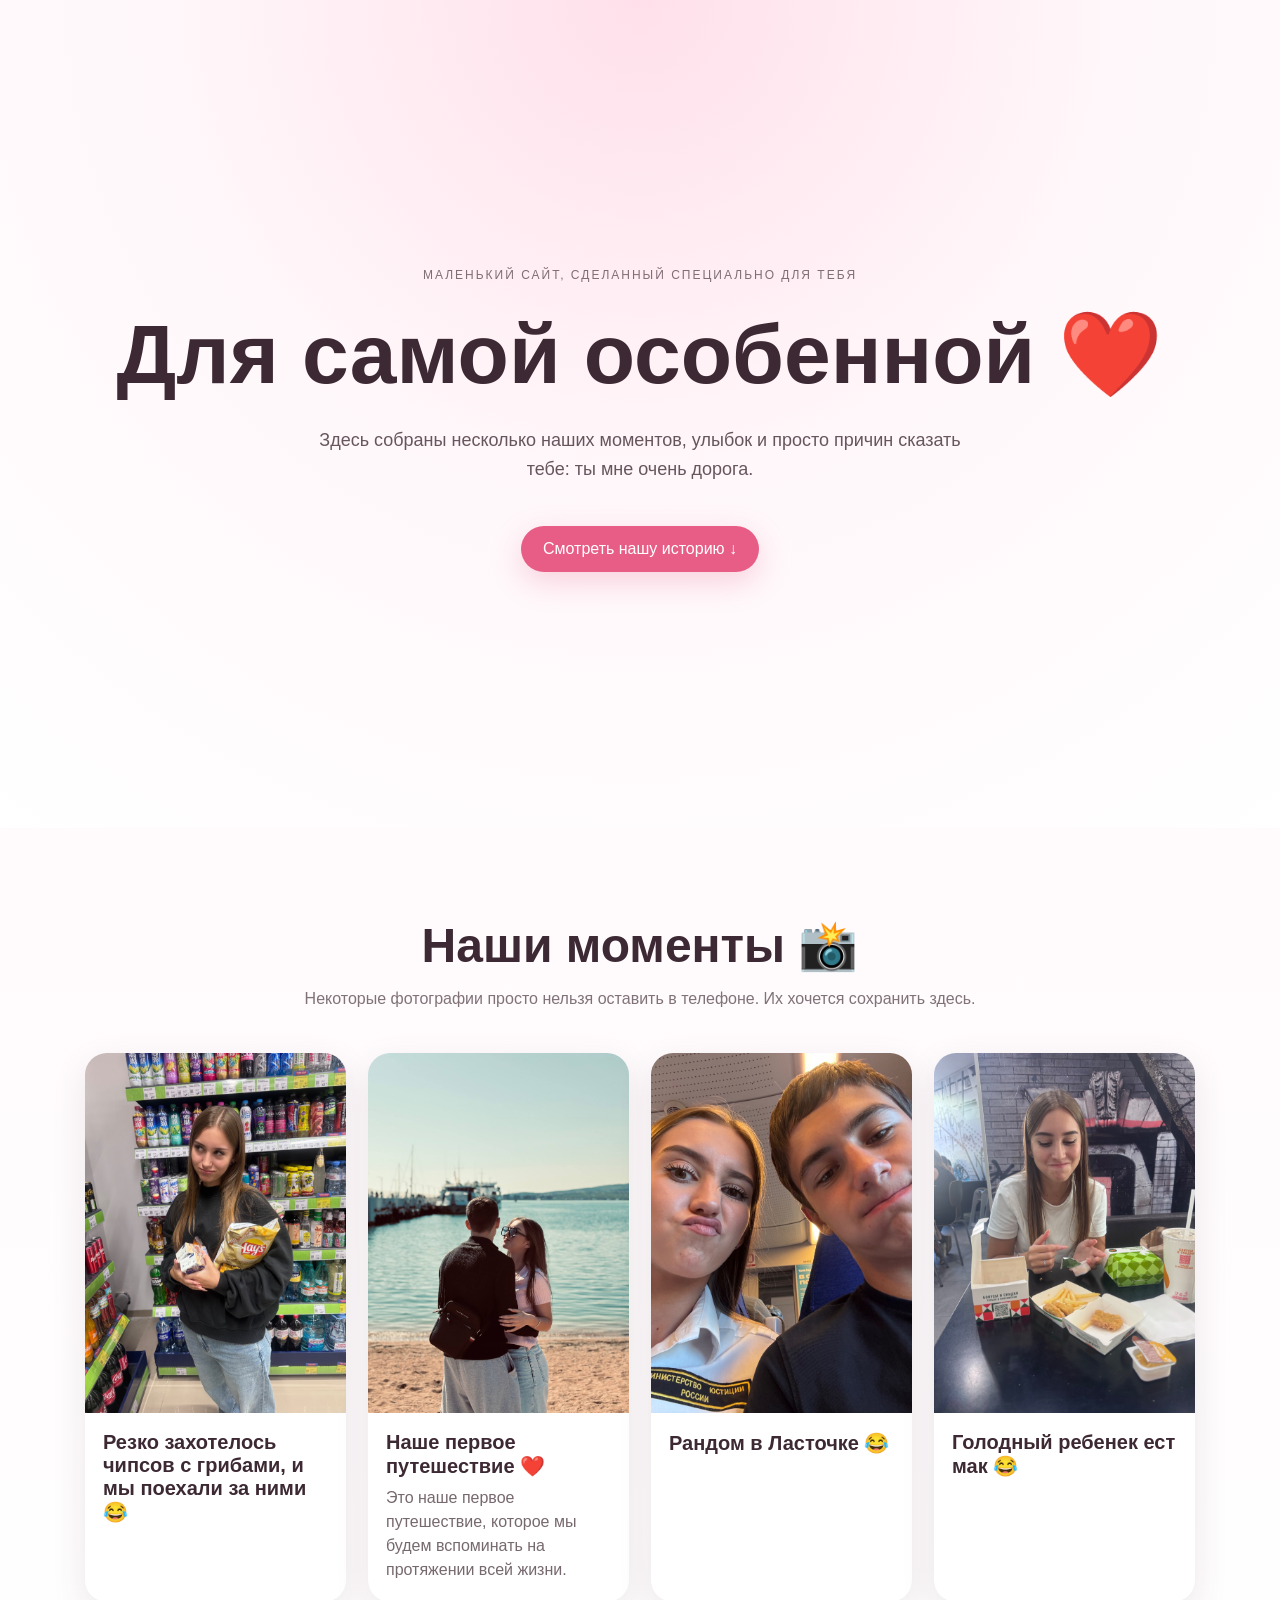
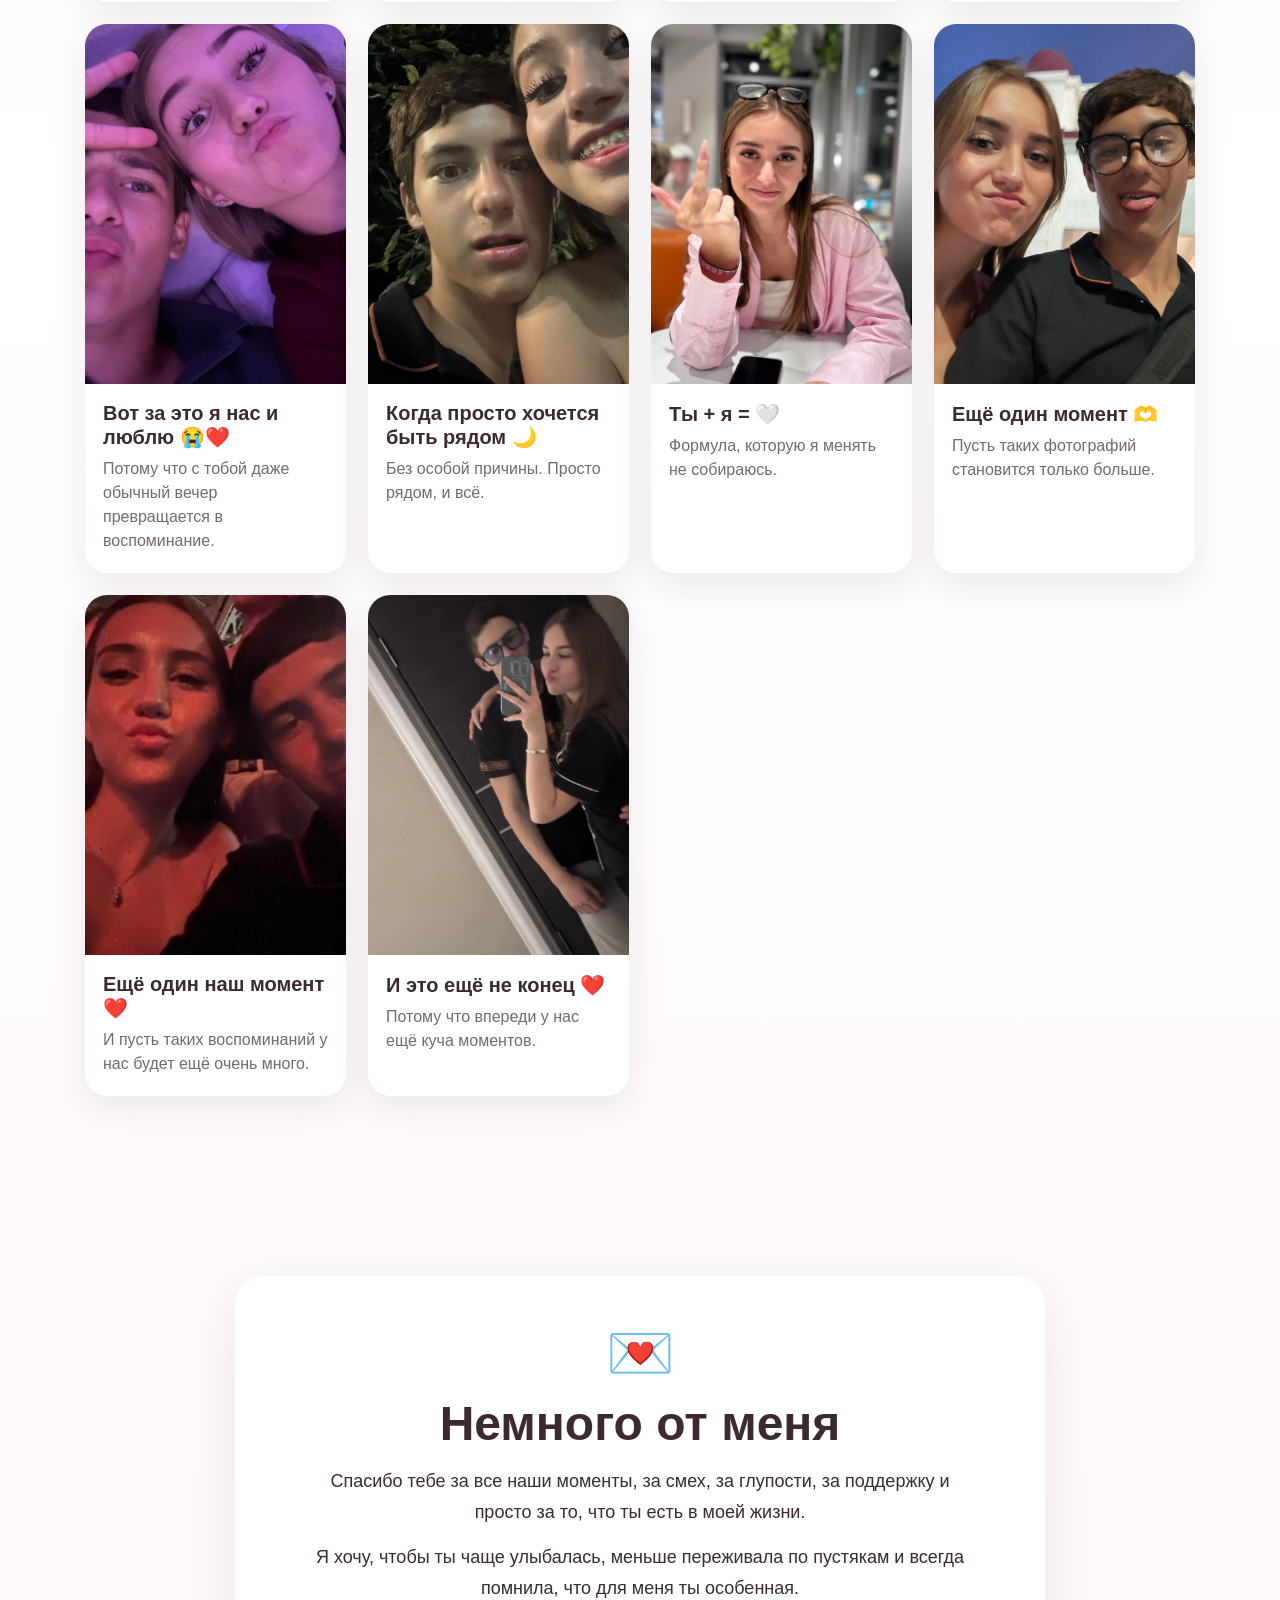
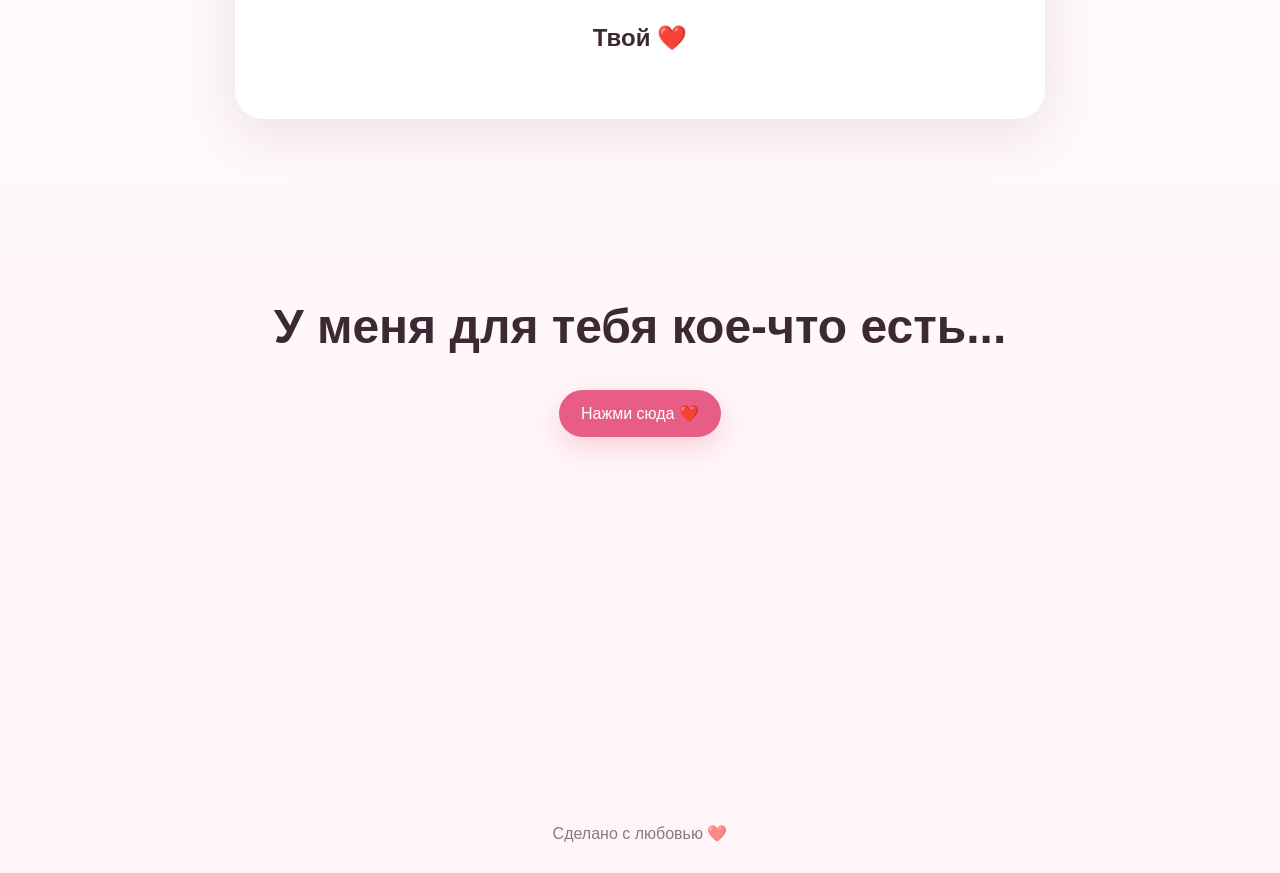
<file: index.html>
<!DOCTYPE html>
<html lang="ru">
<head>
  <meta charset="UTF-8">
  <meta name="viewport" content="width=device-width, initial-scale=1.0">
  <title>Для тебя ❤️</title>
  <link rel="stylesheet" href="style.css">
</head>
<body>
  <div class="hearts" aria-hidden="true"></div>

  <header class="hero">
    <p class="small">маленький сайт, сделанный специально для тебя</p>
    <h1>Для самой особенной ❤️</h1>
    <p class="subtitle">Здесь собраны несколько наших моментов, улыбок и просто причин сказать тебе: ты мне очень дорога.</p>
    <a class="button" href="#photos">Смотреть нашу историю ↓</a>
  </header>

  <main>
    <section id="photos" class="section">
      <h2>Наши моменты 📸</h2>
      <p class="section-text">Некоторые фотографии просто нельзя оставить в телефоне. Их хочется сохранить здесь.</p>

      <div class="gallery">
        <article class="card"><img src="photo1.jpeg" alt="Наш момент"><div class="caption"><h3>Резко захотелось чипсов с грибами, и мы поехали за ними 😂</h3><p></p></div></article>
        <article class="card"><img src="photo2.jpeg" alt="Мы у моря"><div class="caption"><h3>Наше первое путешествие ❤️</h3><p>Это наше первое путешествие, которое мы будем вспоминать на протяжении всей жизни.</p></div></article>
        <article class="card"><img src="photo3.jpeg" alt="Наша смешная фотография"><div class="caption"><h3>Рандом в Ласточке 😂</h3><p></p></div></article>
        <article class="card"><img src="photo4.jpeg" alt="Момент за столом"><div class="caption"><h3>Голодный ребенек ест мак 😂</h3><p></p></div></article>
        <article class="card"><img src="photo5.jpeg" alt="Смешной совместный момент"><div class="caption"><h3>Вот за это я нас и люблю 😭❤️</h3><p>Потому что с тобой даже обычный вечер превращается в воспоминание.</p></div></article>
        <article class="card"><img src="photo6.jpeg" alt="Совместное фото ночью"><div class="caption"><h3>Когда просто хочется быть рядом 🌙</h3><p>Без особой причины. Просто рядом, и всё.</p></div></article>
        <article class="card"><img src="photo7.jpeg" alt="Совместное фото"><div class="caption"><h3>Ты + я = 🤍</h3><p>Формула, которую я менять не собираюсь.</p></div></article>
        <article class="card"><img src="photo8.jpeg" alt="Совместное фото в зеркале"><div class="caption"><h3>Ещё один момент 🫶</h3><p>Пусть таких фотографий становится только больше.</p></div></article>
        <article class="card"><img src="photo9.jpeg" alt="Совместная фотография"><div class="caption"><h3>Ещё один наш момент ❤️</h3><p>И пусть таких воспоминаний у нас будет ещё очень много.</p></div></article>
        <article class="card"><img src="photo10.jpeg" alt="Совместная фотография"><div class="caption"><h3>И это ещё не конец ❤️</h3><p>Потому что впереди у нас ещё куча моментов.</p></div></article>
      </div>
    </section>

    <section class="letter section">
      <div class="letter-box">
        <div class="envelope">💌</div>
        <h2>Немного от меня</h2>
        <p>Спасибо тебе за все наши моменты, за смех, за глупости, за поддержку и просто за то, что ты есть в моей жизни.</p>
        <p>Я хочу, чтобы ты чаще улыбалась, меньше переживала по пустякам и всегда помнила, что для меня ты особенная.</p>
        <p class="signature">Твой ❤️</p>
      </div>
    </section>

    <section class="final section">
      <h2>У меня для тебя кое-что есть...</h2>
      <button class="surprise" onclick="showSurprise()">Нажми сюда ❤️</button>
      <p id="surpriseText" class="surprise-text"></p>
    </section>
  </main>

  <footer>Сделано с любовью ❤️</footer>
  <script src="script.js"></script>
</body>
</html>
</file>
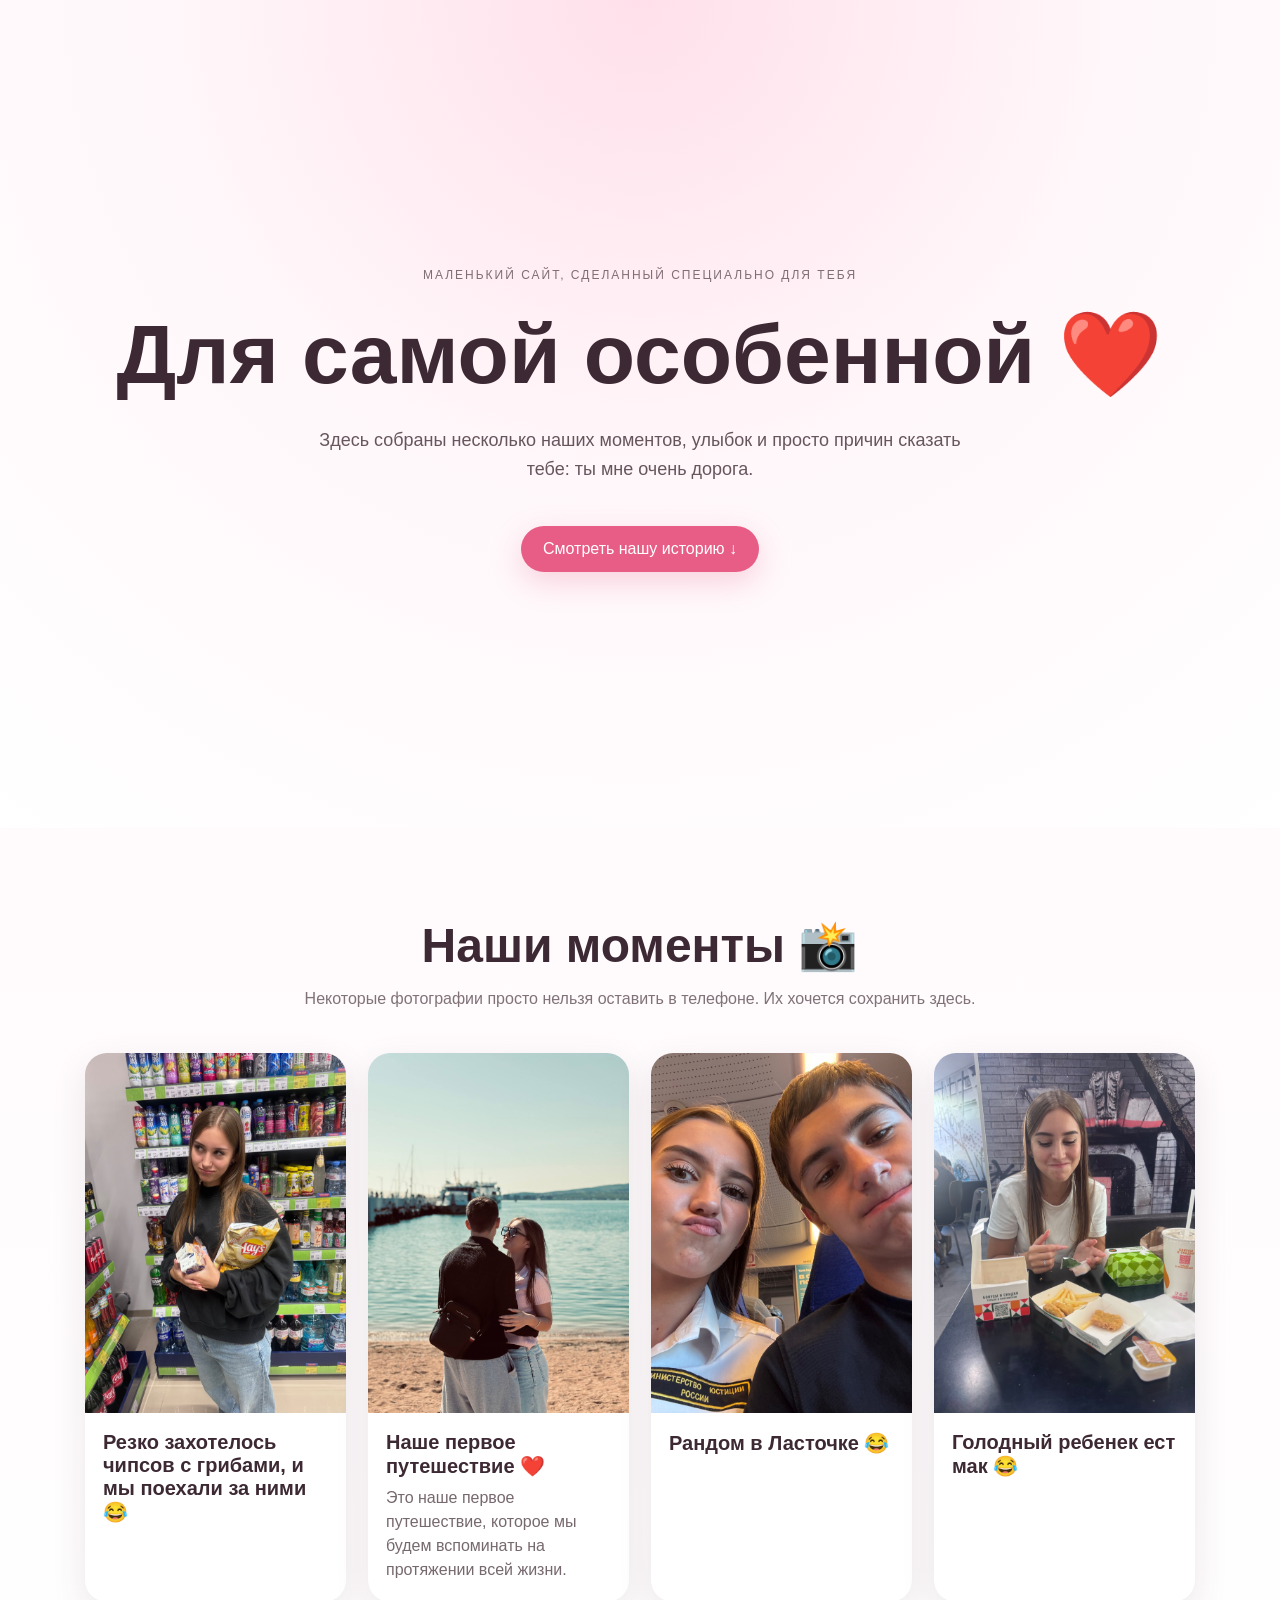
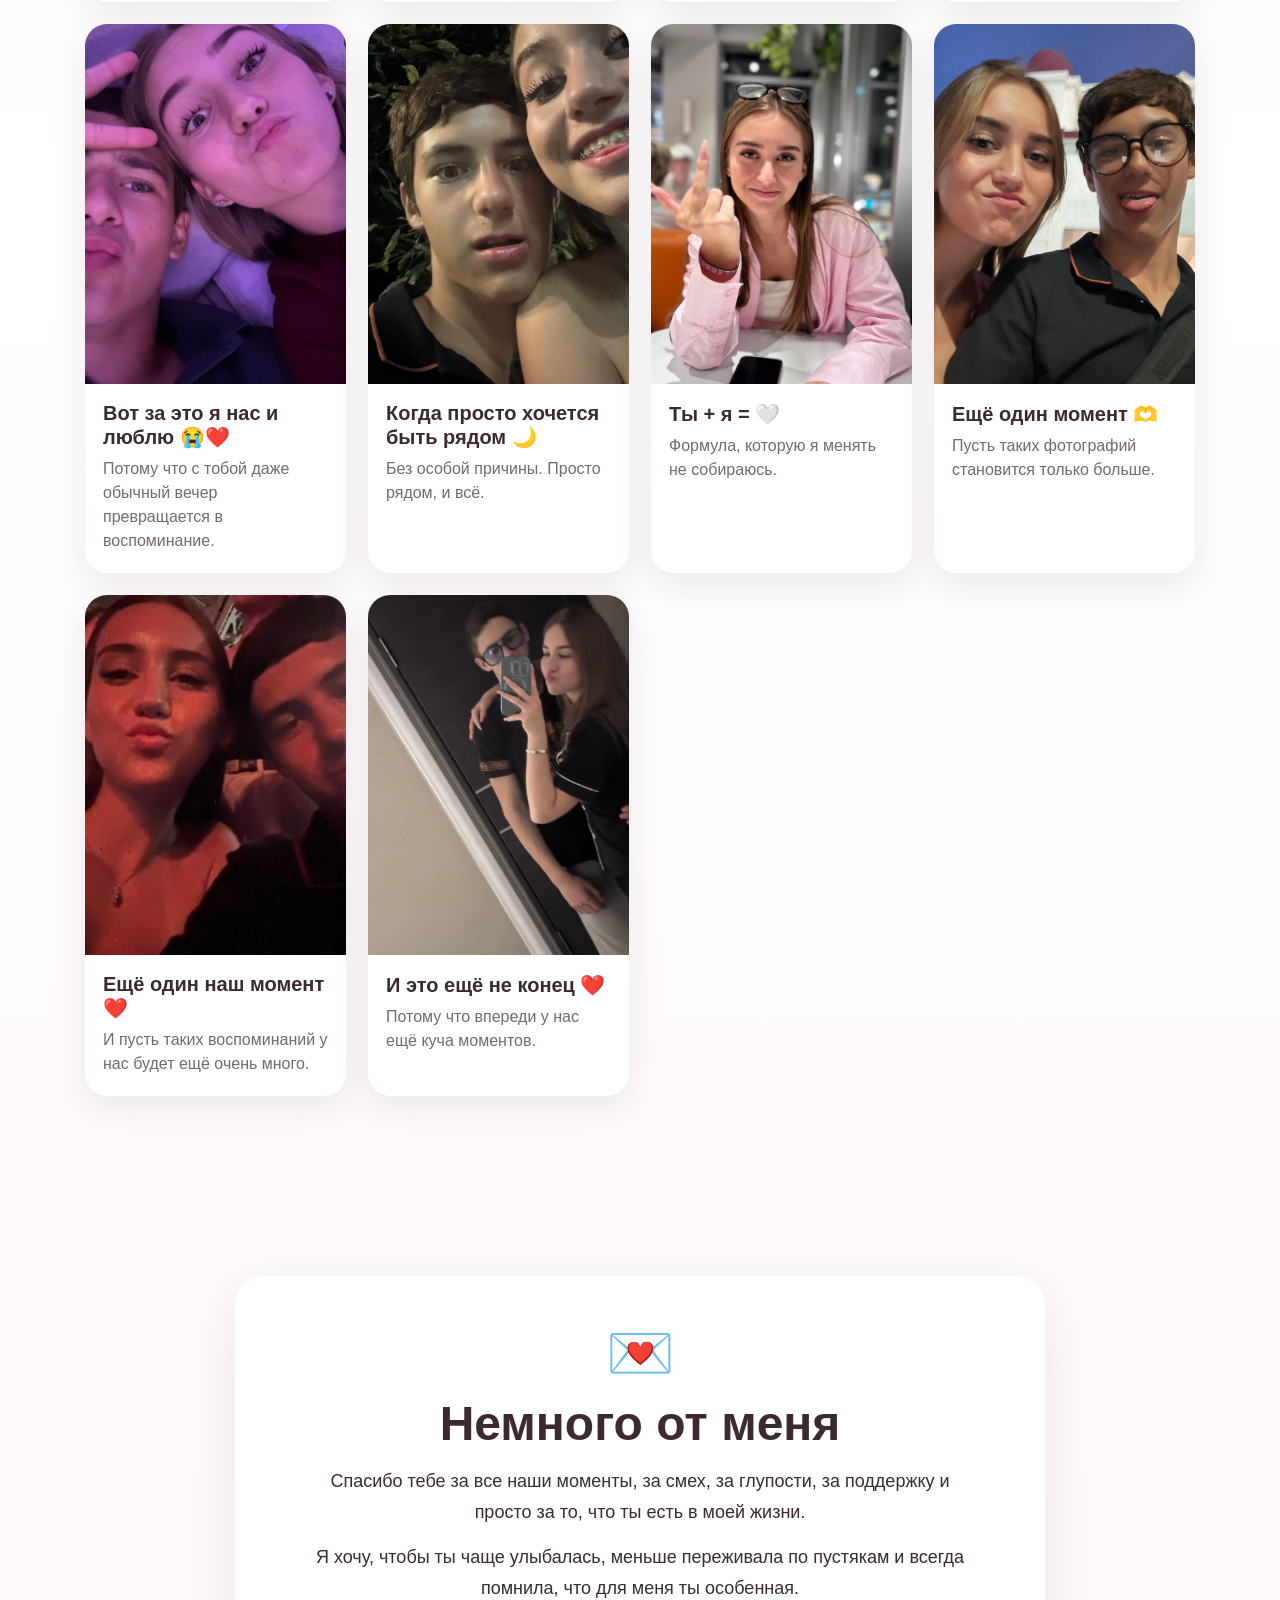
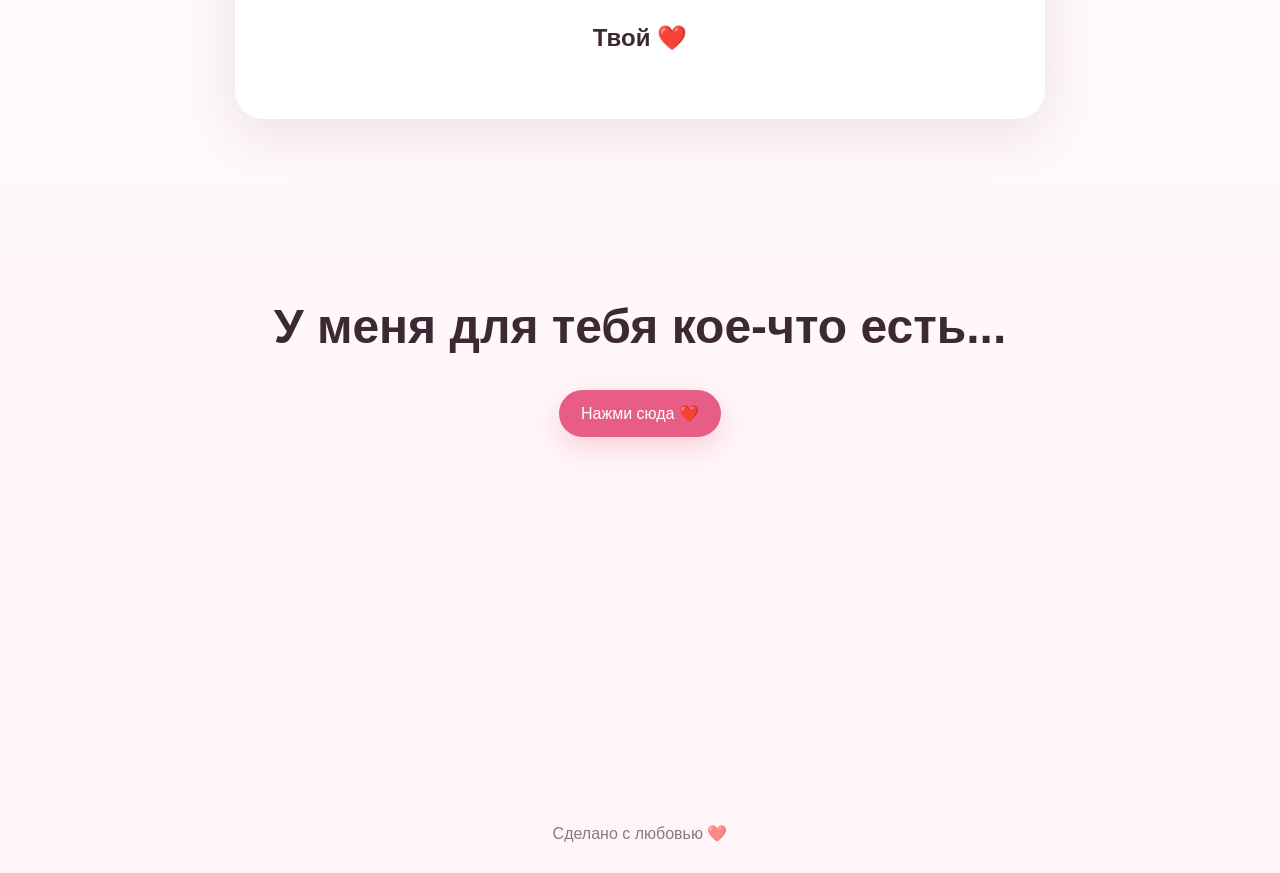
<file: bybysik-site/index.html>
<!DOCTYPE html>
<html lang="ru">
<head>
  <meta charset="UTF-8">
  <meta name="viewport" content="width=device-width, initial-scale=1.0">
  <title>Для тебя ❤️</title>
  <link rel="stylesheet" href="style.css">
</head>
<body>
  <div class="hearts" aria-hidden="true"></div>

  <header class="hero">
    <p class="small">маленький сайт, сделанный специально для тебя</p>
    <h1>Для самой особенной ❤️</h1>
    <p class="subtitle">Здесь собраны несколько наших моментов, улыбок и просто причин сказать тебе: ты мне очень дорога.</p>
    <a class="button" href="#photos">Смотреть нашу историю ↓</a>
  </header>

  <main>
    <section id="photos" class="section">
      <h2>Наши моменты 📸</h2>
      <p class="section-text">Некоторые фотографии просто нельзя оставить в телефоне. Их хочется сохранить здесь.</p>

      <div class="gallery">
        <article class="card"><img src="photos/photo1.jpeg" alt="Наш момент"><div class="caption"><h3>Резко захотелось чипсов с грибами, и мы поехали за ними 😂</h3><p></p></div></article>
        <article class="card"><img src="photos/photo2.jpeg" alt="Мы у моря"><div class="caption"><h3>Наше первое путешествие ❤️</h3><p>Это наше первое путешествие, которое мы будем вспоминать на протяжении всей жизни.</p></div></article>
        <article class="card"><img src="photos/photo3.jpeg" alt="Наша смешная фотография"><div class="caption"><h3>Рандом в Ласточке 😂</h3><p></p></div></article>
        <article class="card"><img src="photos/photo4.jpeg" alt="Момент за столом"><div class="caption"><h3>Голодный ребенек ест мак 😂</h3><p></p></div></article>
        <article class="card"><img src="photos/photo5.jpeg" alt="Смешной совместный момент"><div class="caption"><h3>Вот за это я нас и люблю 😭❤️</h3><p>Потому что с тобой даже обычный вечер превращается в воспоминание.</p></div></article>
        <article class="card"><img src="photos/photo6.jpeg" alt="Совместное фото ночью"><div class="caption"><h3>Когда просто хочется быть рядом 🌙</h3><p>Без особой причины. Просто рядом, и всё.</p></div></article>
        <article class="card"><img src="photos/photo7.jpeg" alt="Совместное фото"><div class="caption"><h3>Ты + я = 🤍</h3><p>Формула, которую я менять не собираюсь.</p></div></article>
        <article class="card"><img src="photos/photo8.jpeg" alt="Совместное фото в зеркале"><div class="caption"><h3>Ещё один момент 🫶</h3><p>Пусть таких фотографий становится только больше.</p></div></article>
        <article class="card"><img src="photos/photo9.jpeg" alt="Совместная фотография"><div class="caption"><h3>Ещё один наш момент ❤️</h3><p>И пусть таких воспоминаний у нас будет ещё очень много.</p></div></article>
        <article class="card"><img src="photos/photo10.jpeg" alt="Совместная фотография"><div class="caption"><h3>И это ещё не конец ❤️</h3><p>Потому что впереди у нас ещё куча моментов.</p></div></article>
      </div>
    </section>

    <section class="letter section">
      <div class="letter-box">
        <div class="envelope">💌</div>
        <h2>Немного от меня</h2>
        <p>Спасибо тебе за все наши моменты, за смех, за глупости, за поддержку и просто за то, что ты есть в моей жизни.</p>
        <p>Я хочу, чтобы ты чаще улыбалась, меньше переживала по пустякам и всегда помнила, что для меня ты особенная.</p>
        <p class="signature">Твой ❤️</p>
      </div>
    </section>

    <section class="final section">
      <h2>У меня для тебя кое-что есть...</h2>
      <button class="surprise" onclick="showSurprise()">Нажми сюда ❤️</button>
      <p id="surpriseText" class="surprise-text"></p>
    </section>
  </main>

  <footer>Сделано с любовью ❤️</footer>
  <script src="script.js"></script>
</body>
</html>
</file>
<file: style.css>
* { box-sizing: border-box; }
html { scroll-behavior: smooth; }
body {
  margin: 0;
  font-family: Arial, sans-serif;
  color: #3d2933;
  background: linear-gradient(180deg, #fff7fa 0%, #fff 45%, #fff5f8 100%);
}
.hero {
  min-height: 92vh;
  display: flex;
  flex-direction: column;
  justify-content: center;
  align-items: center;
  text-align: center;
  padding: 40px 20px;
  background: radial-gradient(circle at top, #ffe0ea 0, #fff7fa 45%, #fff 100%);
}
.small { letter-spacing: 2px; text-transform: uppercase; font-size: 12px; opacity: .65; }
h1 { font-size: clamp(42px, 9vw, 84px); margin: 18px 0 12px; line-height: 1; }
.subtitle { max-width: 650px; font-size: 18px; line-height: 1.6; opacity: .78; }
.button, .surprise {
  margin-top: 24px;
  padding: 14px 22px;
  border-radius: 999px;
  border: none;
  background: #e85d86;
  color: white;
  text-decoration: none;
  font-size: 16px;
  cursor: pointer;
  box-shadow: 0 10px 30px rgba(232,93,134,.25);
}
.section { max-width: 1150px; margin: auto; padding: 90px 20px; }
h2 { text-align: center; font-size: clamp(30px, 5vw, 48px); margin: 0 0 12px; }
.section-text { text-align: center; opacity: .65; margin-bottom: 45px; }
.gallery { display: grid; grid-template-columns: repeat(auto-fit, minmax(250px, 1fr)); gap: 22px; }
.card {
  overflow: hidden; border-radius: 22px; background: white;
  box-shadow: 0 12px 35px rgba(70,30,45,.10);
  transition: transform .25s ease, box-shadow .25s ease;
}
.card:hover { transform: translateY(-7px) rotate(.3deg); box-shadow: 0 18px 45px rgba(70,30,45,.16); }
.card img { width: 100%; height: 360px; object-fit: cover; display: block; }
.caption { padding: 18px 18px 20px; }
.caption h3 { margin: 0 0 8px; font-size: 20px; }
.caption p { margin: 0; line-height: 1.5; opacity: .7; }
.letter { max-width: 850px; }
.letter-box { background: white; border-radius: 28px; padding: 45px 30px; box-shadow: 0 15px 50px rgba(70,30,45,.10); text-align: center; }
.envelope { font-size: 55px; margin-bottom: 10px; }
.letter-box p { max-width: 650px; margin: 15px auto; line-height: 1.7; font-size: 18px; }
.signature { font-weight: bold; font-size: 24px !important; }
.final { text-align: center; min-height: 65vh; }
.surprise-text { min-height: 70px; margin: 35px auto 0; max-width: 650px; font-size: 25px; line-height: 1.5; font-weight: bold; }
footer { text-align: center; padding: 30px; opacity: .6; }
.heart { position: fixed; bottom: -30px; font-size: 20px; animation: floatUp 5s linear forwards; pointer-events: none; z-index: 10; }
@keyframes floatUp { to { transform: translateY(-110vh) rotate(30deg); opacity: 0; } }
@media (max-width: 600px) { .section { padding: 60px 14px; } .card img { height: 420px; } }
</file>
<file: bybysik-site/style.css>
* { box-sizing: border-box; }
html { scroll-behavior: smooth; }
body {
  margin: 0;
  font-family: Arial, sans-serif;
  color: #3d2933;
  background: linear-gradient(180deg, #fff7fa 0%, #fff 45%, #fff5f8 100%);
}
.hero {
  min-height: 92vh;
  display: flex;
  flex-direction: column;
  justify-content: center;
  align-items: center;
  text-align: center;
  padding: 40px 20px;
  background: radial-gradient(circle at top, #ffe0ea 0, #fff7fa 45%, #fff 100%);
}
.small { letter-spacing: 2px; text-transform: uppercase; font-size: 12px; opacity: .65; }
h1 { font-size: clamp(42px, 9vw, 84px); margin: 18px 0 12px; line-height: 1; }
.subtitle { max-width: 650px; font-size: 18px; line-height: 1.6; opacity: .78; }
.button, .surprise {
  margin-top: 24px;
  padding: 14px 22px;
  border-radius: 999px;
  border: none;
  background: #e85d86;
  color: white;
  text-decoration: none;
  font-size: 16px;
  cursor: pointer;
  box-shadow: 0 10px 30px rgba(232,93,134,.25);
}
.section { max-width: 1150px; margin: auto; padding: 90px 20px; }
h2 { text-align: center; font-size: clamp(30px, 5vw, 48px); margin: 0 0 12px; }
.section-text { text-align: center; opacity: .65; margin-bottom: 45px; }
.gallery { display: grid; grid-template-columns: repeat(auto-fit, minmax(250px, 1fr)); gap: 22px; }
.card {
  overflow: hidden; border-radius: 22px; background: white;
  box-shadow: 0 12px 35px rgba(70,30,45,.10);
  transition: transform .25s ease, box-shadow .25s ease;
}
.card:hover { transform: translateY(-7px) rotate(.3deg); box-shadow: 0 18px 45px rgba(70,30,45,.16); }
.card img { width: 100%; height: 360px; object-fit: cover; display: block; }
.caption { padding: 18px 18px 20px; }
.caption h3 { margin: 0 0 8px; font-size: 20px; }
.caption p { margin: 0; line-height: 1.5; opacity: .7; }
.letter { max-width: 850px; }
.letter-box { background: white; border-radius: 28px; padding: 45px 30px; box-shadow: 0 15px 50px rgba(70,30,45,.10); text-align: center; }
.envelope { font-size: 55px; margin-bottom: 10px; }
.letter-box p { max-width: 650px; margin: 15px auto; line-height: 1.7; font-size: 18px; }
.signature { font-weight: bold; font-size: 24px !important; }
.final { text-align: center; min-height: 65vh; }
.surprise-text { min-height: 70px; margin: 35px auto 0; max-width: 650px; font-size: 25px; line-height: 1.5; font-weight: bold; }
footer { text-align: center; padding: 30px; opacity: .6; }
.heart { position: fixed; bottom: -30px; font-size: 20px; animation: floatUp 5s linear forwards; pointer-events: none; z-index: 10; }
@keyframes floatUp { to { transform: translateY(-110vh) rotate(30deg); opacity: 0; } }
@media (max-width: 600px) { .section { padding: 60px 14px; } .card img { height: 420px; } }
</file>
